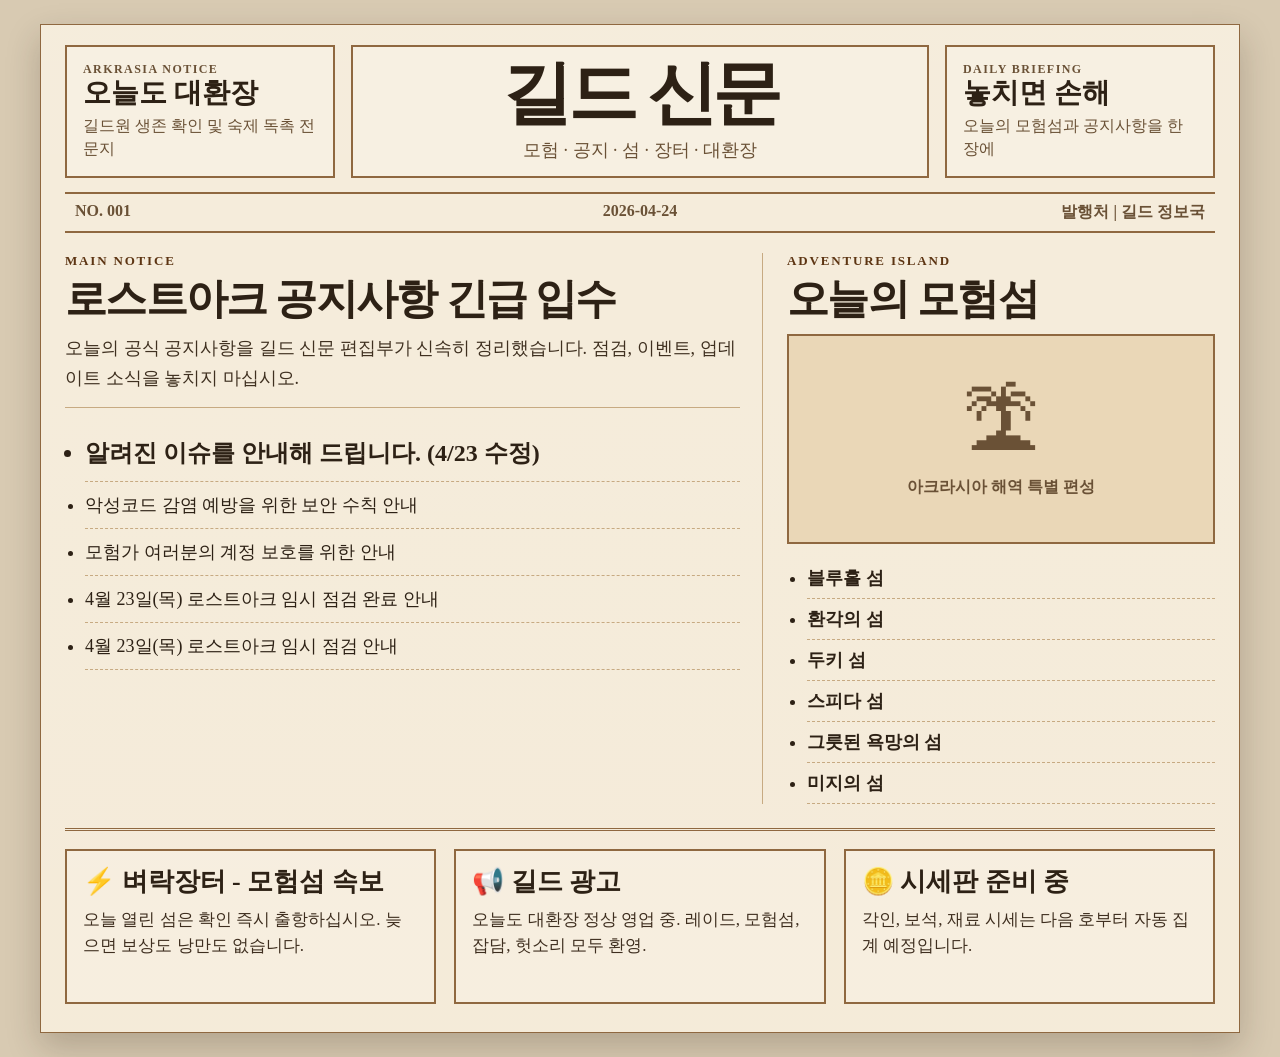
<file: public/index.html>
<!DOCTYPE html>
<html lang="ko">
<head>
  <meta charset="UTF-8" />
  <meta name="viewport" content="width=1200, initial-scale=1.0" />
  <title>길드 신문</title>
  <link rel="stylesheet" href="style.css" />
</head>
<body>
  <main class="paper">
    <header class="top-ad-row">
      <section class="ad-box">
        <p class="ad-kicker">ARKRASIA NOTICE</p>
        <h2>오늘도 대환장</h2>
        <p>길드원 생존 확인 및 숙제 독촉 전문지</p>
      </section>

      <section class="masthead">
        <h1>길드 신문</h1>
        <p>모험 · 공지 · 섬 · 장터 · 대환장</p>
      </section>

      <section class="ad-box">
        <p class="ad-kicker">DAILY BRIEFING</p>
        <h2>놓치면 손해</h2>
        <p>오늘의 모험섬과 공지사항을 한 장에</p>
      </section>
    </header>

    <section class="meta-bar">
      <span>NO. 001</span>
      <span id="date">날짜 로딩 중</span>
      <span>발행처 | 길드 정보국</span>
    </section>

    <section id="error" class="error"></section>

    <section class="main-grid">
      <article class="headline-article">
        <p class="section-label">MAIN NOTICE</p>
        <h2>로스트아크 공지사항 긴급 입수</h2>
        <p class="lead">
          오늘의 공식 공지사항을 길드 신문 편집부가 신속히 정리했습니다.
          점검, 이벤트, 업데이트 소식을 놓치지 마십시오.
        </p>
        <ul id="notices" class="notice-list"></ul>
      </article>

      <aside class="side-article">
        <p class="section-label">ADVENTURE ISLAND</p>
        <h2>오늘의 모험섬</h2>
        <div class="island-frame">
          <div class="island-illustration">🏝</div>
          <p>아크라시아 해역 특별 편성</p>
        </div>
        <ul id="islands" class="island-list"></ul>
      </aside>
    </section>

    <section class="bottom-grid">
      <article class="market-card">
        <h3>⚡ 벼락장터 - 모험섬 속보</h3>
        <p>오늘 열린 섬은 확인 즉시 출항하십시오. 늦으면 보상도 낭만도 없습니다.</p>
      </article>

      <article class="market-card">
        <h3>📢 길드 광고</h3>
        <p>오늘도 대환장 정상 영업 중. 레이드, 모험섬, 잡담, 헛소리 모두 환영.</p>
      </article>

      <article class="market-card">
        <h3>🪙 시세판 준비 중</h3>
        <p>각인, 보석, 재료 시세는 다음 호부터 자동 집계 예정입니다.</p>
      </article>
    </section>
  </main>

  <script src="script.js"></script>
</body>
</html>
</file>
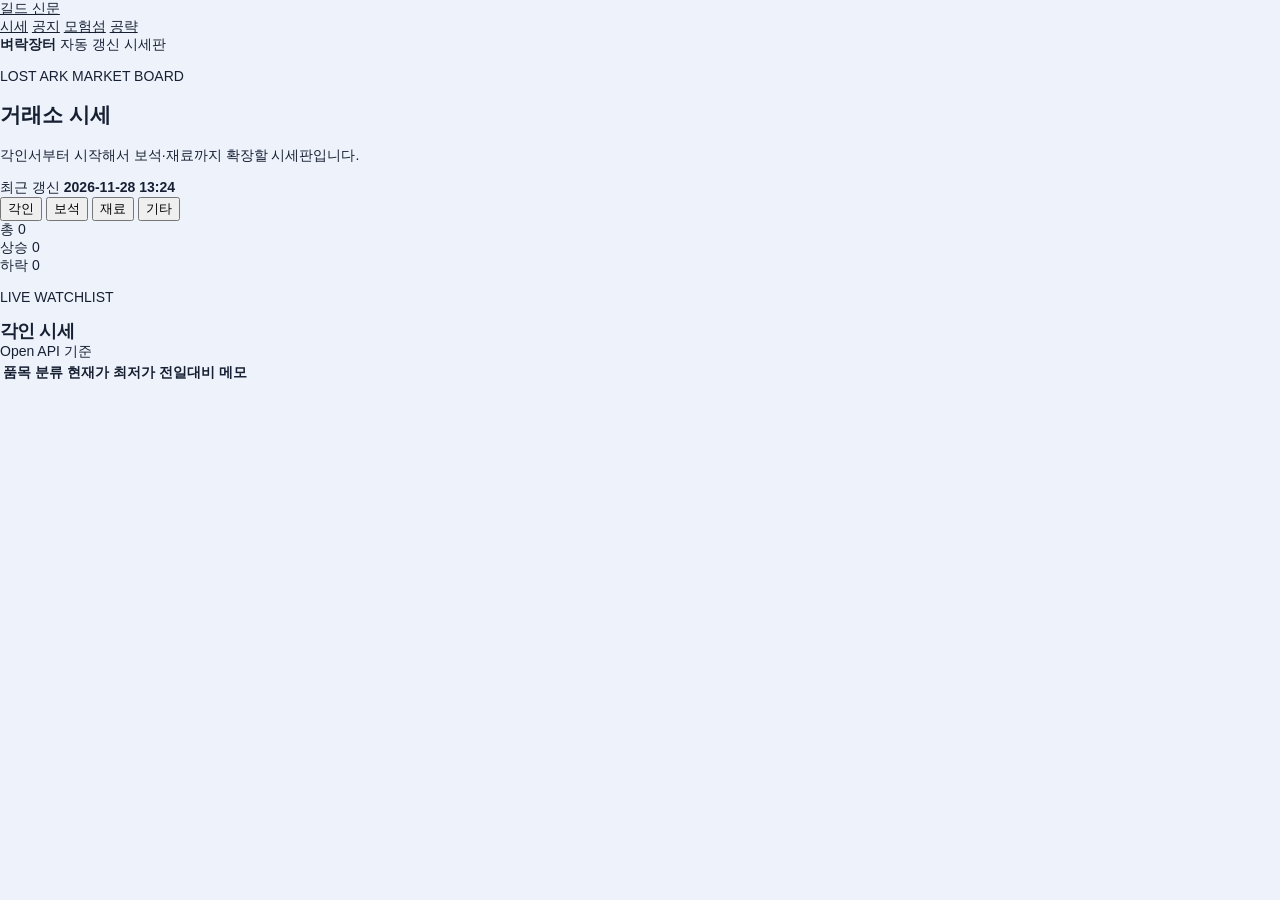
<file: market.html>
<!DOCTYPE html>
<html lang="ko">
<head>
  <meta charset="UTF-8" />
  <meta name="viewport" content="width=1280, initial-scale=1.0" />
  <title>벼락장터 시세판</title>
  <link rel="stylesheet" href="style.css" />
</head>
<body class="market-body-page">
  <main class="market-shell">
    <aside class="market-sidebar">
      <a class="market-logo" href="index.html">길드 신문</a>
      <nav class="market-nav">
        <a class="active" href="market.html">시세</a>
        <a href="index.html">공지</a>
        <a href="index.html">모험섬</a>
        <a href="index.html">공략</a>
      </nav>
      <div class="side-note">
        <strong>벼락장터</strong>
        <span>자동 갱신 시세판</span>
      </div>
    </aside>

    <section class="market-content">
      <header class="market-hero">
        <div>
          <p class="market-eyebrow">LOST ARK MARKET BOARD</p>
          <h1>거래소 시세</h1>
          <p>각인서부터 시작해서 보석·재료까지 확장할 시세판입니다.</p>
        </div>
        <div class="market-refresh-card">
          <span>최근 갱신</span>
          <strong id="marketDate">갱신일 로딩 중</strong>
        </div>
      </header>

      <div id="marketError" class="market-error"></div>

      <section class="market-tabs" aria-label="시세 카테고리">
        <button class="tab-button active" data-tab="engravings">각인</button>
        <button class="tab-button" data-tab="gems">보석</button>
        <button class="tab-button" data-tab="materials">재료</button>
        <button class="tab-button" data-tab="etc">기타</button>
      </section>

      <section class="market-summary-grid" id="marketSummary"></section>

      <section class="market-table-card">
        <div class="market-table-head">
          <div>
            <p class="market-eyebrow">LIVE WATCHLIST</p>
            <h2 id="marketTableTitle">각인 시세</h2>
          </div>
          <span>Open API 기준</span>
        </div>

        <table class="market-table">
          <thead>
            <tr>
              <th>품목</th>
              <th>분류</th>
              <th>현재가</th>
              <th>최저가</th>
              <th>전일대비</th>
              <th>메모</th>
            </tr>
          </thead>
          <tbody id="marketTableBody"></tbody>
        </table>
      </section>
    </section>
  </main>

  <script src="market.js"></script>
</body>
</html>
</file>
<file: public/style.css>
:root {
  --bg: #d8cab2;
  --paper: #f4ead7;
  --paper-deep: #ead7b7;
  --ink: #2d2115;
  --sub: #6a5136;
  --line: #8f6840;
  --soft-line: #c7aa82;
  --accent: #5d3513;
}

* {
  box-sizing: border-box;
}

body {
  margin: 0;
  padding: 24px;
  background: var(--bg);
  color: var(--ink);
  font-family: Georgia, "Times New Roman", "Noto Serif KR", serif;
}

.paper {
  width: 1200px;
  margin: 0 auto;
  padding: 20px 24px 28px;
  background:
    linear-gradient(rgba(255,255,255,.12), rgba(255,255,255,.05)),
    var(--paper);
  border: 1px solid var(--line);
  box-shadow: 0 14px 32px rgba(43, 28, 12, .22);
}

.top-ad-row {
  display: grid;
  grid-template-columns: 270px 1fr 270px;
  gap: 16px;
  align-items: stretch;
}

.ad-box,
.masthead {
  border: 2px solid var(--line);
  background: rgba(255,255,255,.18);
  padding: 14px 16px;
}

.ad-kicker {
  margin: 0 0 4px;
  font-size: 12px;
  letter-spacing: .12em;
  color: var(--sub);
  font-weight: bold;
}

.ad-box h2 {
  margin: 0 0 6px;
  font-size: 28px;
  line-height: 1.05;
}

.ad-box p {
  margin: 0;
  color: var(--sub);
  line-height: 1.45;
}

.masthead {
  text-align: center;
}

.masthead h1 {
  margin: 0;
  font-size: 70px;
  line-height: .95;
  letter-spacing: -0.06em;
}

.masthead p {
  margin: 10px 0 0;
  color: var(--sub);
  font-size: 18px;
}

.meta-bar {
  display: grid;
  grid-template-columns: 1fr 1fr 1fr;
  margin: 14px 0 20px;
  padding: 8px 10px;
  border-top: 2px solid var(--line);
  border-bottom: 2px solid var(--line);
  font-weight: bold;
  color: var(--sub);
}

.meta-bar span:nth-child(2) {
  text-align: center;
}

.meta-bar span:nth-child(3) {
  text-align: right;
}

.error {
  display: none;
  margin-bottom: 16px;
  padding: 12px 14px;
  border: 1px solid #a33b2f;
  background: #f1d4cc;
  color: #651b14;
  font-weight: bold;
}

.error.active {
  display: block;
}

.main-grid {
  display: grid;
  grid-template-columns: 1.55fr .95fr;
  gap: 24px;
}

.section-label {
  margin: 0 0 8px;
  color: var(--accent);
  font-weight: bold;
  letter-spacing: .14em;
  font-size: 13px;
}

.headline-article {
  border-right: 1px solid var(--soft-line);
  padding-right: 22px;
}

.headline-article h2,
.side-article h2 {
  margin: 0 0 12px;
  font-size: 42px;
  line-height: 1.08;
  letter-spacing: -0.04em;
}

.lead {
  margin: 0 0 18px;
  font-size: 18px;
  line-height: 1.65;
  color: #3f3020;
  border-bottom: 1px solid var(--soft-line);
  padding-bottom: 14px;
}

.notice-list,
.island-list {
  margin: 0;
  padding-left: 20px;
}

.notice-list li {
  padding: 10px 0;
  border-bottom: 1px dashed var(--soft-line);
  font-size: 18px;
  line-height: 1.45;
}

.notice-list li:first-child {
  font-size: 24px;
  font-weight: bold;
}

.island-frame {
  border: 2px solid var(--line);
  background: var(--paper-deep);
  min-height: 210px;
  display: flex;
  flex-direction: column;
  justify-content: center;
  align-items: center;
  color: var(--sub);
  margin-bottom: 14px;
}

.island-illustration {
  font-size: 78px;
  margin-bottom: 8px;
}

.island-frame p {
  margin: 0;
  font-weight: bold;
}

.island-list li {
  padding: 8px 0;
  border-bottom: 1px dashed var(--soft-line);
  font-size: 18px;
  font-weight: bold;
}

.bottom-grid {
  margin-top: 24px;
  padding-top: 18px;
  border-top: 3px double var(--line);
  display: grid;
  grid-template-columns: repeat(3, 1fr);
  gap: 18px;
}

.market-card {
  min-height: 155px;
  border: 2px solid var(--line);
  background: rgba(255,255,255,.16);
  padding: 16px;
}

.market-card h3 {
  margin: 0 0 10px;
  font-size: 26px;
  line-height: 1.15;
}

.market-card p {
  margin: 0;
  color: #3e2e1f;
  font-size: 17px;
  line-height: 1.55;
}
</file>
<file: style.css>
* {
  box-sizing: border-box;
}

body {
  margin: 0;
  background: #eef3fb;
  color: #172033;
  font-family: -apple-system, BlinkMacSystemFont, "Segoe UI", "Noto Sans KR", sans-serif;
  font-size: 14px;
}

a {
  color: inherit;
}

/* ===== Login landing ===== */
.auth-required {
  min-height: 100vh;
  background: radial-gradient(circle at 50% 12%, rgba(255,255,255,0.95) 0, rgba(246,249,255,0.92) 34%, #e8eef8 100%);
}

.login-landing {
  min-height: 100vh;
  display: flex;
  align-items: center;
  justify-content: center;
  padding: 36px 20px;
}

.login-copy {
  width: min(700px, 100%);
  min-height: 560px;
  display: flex;
  flex-direction: column;
  align-items: center;
  justify-content: flex-start;
  padding: 50px 80px 42px;
  background: rgba(255, 255, 255, 0.96);
  border: 1px solid rgba(222, 229, 241, 0.92);
  border-radius: 8px;
  box-shadow: 0 28px 80px rgba(47, 87, 153, 0.14);
}

.login-copy::before {
  content: "";
  width: 56px;
  height: 56px;
  display: block;
  margin-bottom: 22px;
  border-radius: 12px;
  background: linear-gradient(135deg, #0757ff, #1d6bff);
  box-shadow: 0 10px 20px rgba(7, 87, 255, 0.28);
  -webkit-mask: radial-gradient(circle at center, transparent 0 34%, #000 35%);
  mask: radial-gradient(circle at center, transparent 0 34%, #000 35%);
}

.landing-badge {
  display: none;
}

.login-copy h1 {
  margin: 0;
  color: #121a2b;
  font-size: 26px;
  font-weight: 900;
  letter-spacing: -0.06em;
  text-align: center;
}

.login-copy p {
  margin: 12px 0 28px;
  color: #8a96aa;
  font-size: 14px;
  font-weight: 600;
  text-align: center;
}

.landing-stats {
  display: none;
}

.login-panel {
  width: min(360px, 100%);
}

.login-panel .card-title-row,
.login-panel .section-lead {
  display: none;
}

.auth-form {
  display: flex;
  flex-direction: column;
  gap: 14px;
}

.auth-form input,
.auth-form select,
.raid-form input,
.raid-form select {
  width: 100%;
  height: 44px;
  padding: 0 14px;
  border: 1px solid #d8e0ed;
  border-radius: 8px;
  background: #fbfdff;
  color: #172033;
  font-size: 14px;
  outline: none;
}

.auth-form input:focus,
.raid-form input:focus,
.raid-form select:focus {
  border-color: #78a3ff;
  box-shadow: 0 0 0 3px rgba(47, 106, 255, 0.11);
}

.auth-form input::placeholder,
.raid-form input::placeholder {
  color: #8fa0ba;
}

.auth-form::before {
  content: "아이디";
  color: #91a0b8;
  font-weight: 800;
}

.auth-form input + input {
  margin-top: 20px;
}

.auth-form input + input::before {
  content: "비밀번호";
}

.auth-actions {
  display: grid;
  gap: 14px;
  margin-top: 6px;
}

.auth-actions button,
.raid-form button {
  height: 44px;
  border: 0;
  border-radius: 8px;
  background: #2f6cf6;
  color: #fff;
  font-size: 16px;
  font-weight: 900;
  cursor: pointer;
  box-shadow: 0 12px 22px rgba(47, 108, 246, 0.18);
}

#signupButton {
  background: #fff;
  color: #344054;
  border: 1px solid #cfd8e6;
  box-shadow: none;
}

.auth-message {
  min-height: 20px;
  margin: 16px 0 0;
  color: #8090a8;
  text-align: center;
  font-size: 13px;
  line-height: 1.45;
}

.auth-message.is-error {
  color: #d33b3b;
}

.login-copy::after {
  content: "권한이 없으신가요? 길드 관리자에게 문의하세요.\A© 2026 오늘도 대환장. All rights reserved.";
  white-space: pre;
  margin-top: auto;
  color: #a7b3c6;
  text-align: center;
  font-size: 13px;
  line-height: 2.2;
}

/* ===== Intranet shell ===== */
.intranet-app {
  min-height: 100vh;
  display: grid;
  grid-template-columns: 240px minmax(0, 1fr);
  background: #eef1f5;
}

.intranet-sidebar {
  min-height: 100vh;
  background: #12213b;
  color: #dce6f7;
  padding: 22px 16px;
}

.sidebar-brand {
  display: grid;
  grid-template-columns: 36px 1fr;
  gap: 10px;
  align-items: center;
  margin-bottom: 28px;
}

.sidebar-brand strong {
  display: block;
  color: #fff;
  font-size: 17px;
  letter-spacing: -0.04em;
}

.sidebar-brand small {
  color: #93a4c1;
  grid-column: 2;
  margin-top: -8px;
}

.sidebar-nav {
  display: flex;
  flex-direction: column;
  gap: 8px;
}

.sidebar-nav button {
  width: 100%;
  padding: 12px 14px;
  border: 0;
  border-radius: 9px;
  background: transparent;
  color: #b9c7dc;
  text-align: left;
  font-weight: 800;
  cursor: pointer;
}

.sidebar-nav button:hover,
.sidebar-nav button.active {
  background: #2f5799;
  color: #fff;
}

.intranet-main {
  min-width: 0;
}

.system-topbar {
  height: 64px;
  display: flex;
  align-items: center;
  justify-content: flex-end;
  gap: 18px;
  background: #fff;
  color: #172033;
  padding: 0 24px;
  border-bottom: 1px solid #dbe1ea;
}

.system-topbar > div:first-child {
  margin-right: auto;
  display: flex;
  flex-direction: column;
  gap: 2px;
}

.system-topbar strong {
  font-size: 20px;
}

.system-topbar span {
  color: #7b8798;
  font-size: 12px;
}

.agency-brand {
  display: flex;
  align-items: center;
  gap: 10px;
  min-width: 210px;
  font-size: 20px;
  font-weight: 800;
  letter-spacing: -0.05em;
}

.agency-emblem {
  width: 32px;
  height: 32px;
  border-radius: 50%;
  background: radial-gradient(circle at 68% 30%, #fff 0 34%, transparent 35%), #d33131;
  border: 1px solid rgba(255,255,255,0.7);
}

.system-status {
  padding: 8px 12px;
  border-radius: 7px;
  background: #fff1f2;
  color: #e11d48;
  font-weight: 900;
}

.user-chip {
  font-weight: 800;
  color: #344054;
}

.dashboard-wrap {
  max-width: 1240px;
  margin: 0 auto;
  padding: 24px 24px 48px;
}

.app-page {
  display: none;
}

.app-page.active {
  display: block;
}

.dashboard-grid,
.raid-page-grid {
  display: grid;
  grid-template-columns: repeat(3, minmax(0, 1fr));
  gap: 16px;
  align-items: start;
}

.raid-page-grid {
  grid-template-columns: minmax(360px, 0.9fr) minmax(0, 1.4fr);
}

.dash-card {
  background: #fff;
  border: 1px solid #d6dae0;
  border-radius: 12px;
  padding: 24px;
  box-shadow: 0 1px 3px rgba(0,0,0,0.05);
}

.card-title-row {
  display: flex;
  align-items: center;
  justify-content: space-between;
  gap: 12px;
  margin-bottom: 20px;
}

h2 {
  margin: 0;
  font-size: 18px;
  letter-spacing: -0.03em;
}

h3 {
  margin: 8px 0 4px;
  font-size: 16px;
}

.market-button {
  display: inline-flex;
  margin-top: 12px;
  padding: 8px 12px;
  border: 1px solid #2f5799;
  border-radius: 6px;
  background: #fff;
  color: #275499;
  font-weight: 800;
  text-decoration: none;
  cursor: pointer;
}

.count-badge,
.dept-badge,
.green-tag {
  display: inline-flex;
  align-items: center;
  justify-content: center;
  min-height: 24px;
  padding: 0 10px;
  border-radius: 6px;
  font-size: 12px;
  font-weight: 900;
}

.count-badge {
  background: #eef2f7;
  color: #1f2937;
}

.dept-badge,
.green-tag {
  background: #17b97f;
  color: #fff;
}

.clean-list {
  list-style: none;
  margin: 0;
  padding: 0;
}

.notice-list li {
  padding: 11px 0;
  border-bottom: 1px solid #eef0f3;
}

.notice-list a {
  color: #202124;
  text-decoration: none;
  line-height: 1.5;
}

.status-grid {
  display: grid;
  grid-template-columns: repeat(2, 1fr);
  gap: 10px;
}

.status-grid div {
  min-height: 48px;
  display: flex;
  align-items: center;
  justify-content: space-between;
  gap: 8px;
  padding: 10px 12px;
  border: 1px solid #dde1e7;
  border-radius: 8px;
  background: #fafafa;
}

.status-grid span {
  display: inline-flex;
  padding: 3px 7px;
  border-radius: 4px;
  background: #2f9ee5;
  color: #fff;
  font-size: 12px;
  font-weight: 900;
}

.work-item {
  margin-top: 12px;
  padding: 16px;
  border: 1px solid #d9dde3;
  border-radius: 8px;
  background: #fff;
}

.featured-work {
  display: grid;
  grid-template-columns: 1fr 180px;
  gap: 16px;
  align-items: center;
}

.island-image {
  width: 100%;
  height: 118px;
  object-fit: cover;
  border-radius: 8px;
  border: 1px solid #d9dde3;
}

.pill-list li {
  display: inline-flex;
  margin: 5px 5px 0 0;
  padding: 5px 9px;
  background: #f1f3f5;
  border: 1px solid #e0e3e8;
  border-radius: 5px;
  color: #394150;
  font-size: 12px;
  font-weight: 700;
}

.profile-card dl {
  display: grid;
  grid-template-columns: 70px 1fr;
  gap: 10px 16px;
  margin: 28px 0 18px;
}

.profile-card dt {
  color: #7b8190;
  font-size: 12px;
}

.profile-card dd {
  margin: 0;
  font-weight: 800;
}

.sanity-row {
  display: flex;
  justify-content: space-between;
  margin-top: 12px;
  color: #7b8190;
}

.sanity-row strong {
  color: #20b85a;
}

.progress {
  height: 6px;
  margin-top: 8px;
  background: #e5e7eb;
  border-radius: 999px;
  overflow: hidden;
}

.progress span {
  display: block;
  width: 32%;
  height: 100%;
  background: #20b85a;
}

.raid-form {
  display: grid;
  gap: 10px;
}

.raid-list-item,
.party-item {
  border: 1px solid #e0e5ee;
  border-radius: 8px;
  padding: 12px;
  margin-top: 10px;
  background: #fbfcff;
}

.raid-list-item {
  display: flex;
  align-items: center;
  justify-content: space-between;
  gap: 12px;
}

.raid-list-item span {
  display: block;
  margin-top: 4px;
  color: #667085;
}

.raid-list-item button {
  border: 0;
  border-radius: 6px;
  padding: 7px 10px;
  background: #fee2e2;
  color: #991b1b;
  font-weight: 800;
  cursor: pointer;
}

.party-head,
.party-summary {
  display: flex;
  justify-content: space-between;
  gap: 8px;
  margin-bottom: 8px;
}

.party-summary span {
  padding: 4px 8px;
  border-radius: 5px;
  background: #eef2f7;
  color: #344054;
  font-size: 12px;
  font-weight: 800;
}

.support-warning {
  color: #dc2626;
  font-weight: 900;
}

.support-ok {
  color: #16a34a;
  font-weight: 900;
}

.party-item ul {
  margin: 10px 0 0;
  padding-left: 18px;
  color: #475467;
}

.youtube-frame {
  position: relative;
  margin-top: 12px;
  padding-top: 56.25%;
  overflow: hidden;
  border: 1px solid #d9dde3;
  border-radius: 8px;
  background: #111;
}

.youtube-frame iframe {
  position: absolute;
  inset: 0;
  width: 100%;
  height: 100%;
}

.error {
  max-width: 1180px;
  margin: 12px auto;
  color: #dc2626;
  font-weight: 800;
}

@media (max-width: 980px) {
  .login-copy {
    padding: 42px 26px;
  }
  .intranet-app,
  .dashboard-grid,
  .raid-page-grid {
    grid-template-columns: 1fr;
  }
  .intranet-sidebar {
    min-height: auto;
  }
  .featured-work {
    grid-template-columns: 1fr;
  }
}
</file>
